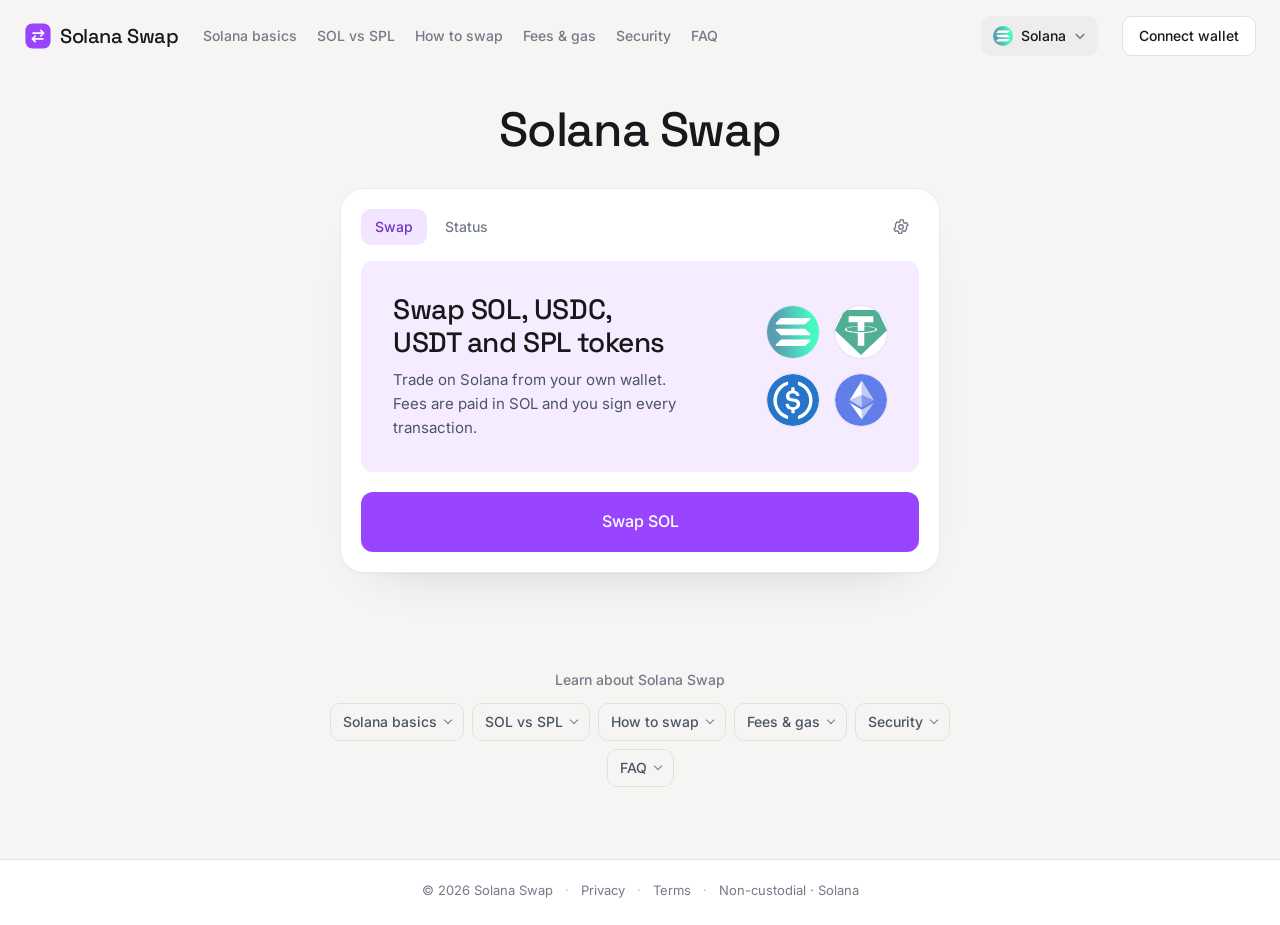
<file: index.html>
<!doctype html>
<html lang="en"><head>
<meta charset="utf-8"><meta name="viewport" content="width=device-width,initial-scale=1">
<title>Solana Swap — Swap SOL, USDC, USDT and SPL Tokens</title>
<meta name="description" content="Solana Swap lets you swap SOL, USDC, USDT and SPL tokens on Solana. Connect Phantom, Solflare or another wallet, review the quote and sign — non-custodial.">
<meta name="robots" content="index,follow">
<meta name="theme-color" content="#f6f5f4">
<link rel="canonical" href="https://swap-solana.github.io/">
<meta property="og:type" content="website"><meta property="og:site_name" content="Solana Swap"><meta property="og:title" content="Solana Swap — Swap SOL, USDC, USDT and SPL Tokens"><meta property="og:description" content="Solana Swap lets you swap SOL, USDC, USDT and SPL tokens on Solana. Connect Phantom, Solflare or another wallet, review the quote and sign — non-custodial."><meta property="og:url" content="https://swap-solana.github.io/"><meta property="og:image" content="https://swap-solana.github.io/og-image.png">
<meta name="twitter:card" content="summary_large_image"><meta name="twitter:title" content="Solana Swap — Swap SOL, USDC, USDT and SPL Tokens"><meta name="twitter:description" content="Solana Swap lets you swap SOL, USDC, USDT and SPL tokens on Solana. Connect Phantom, Solflare or another wallet, review the quote and sign — non-custodial."><meta name="twitter:image" content="https://swap-solana.github.io/og-image.png">
<link rel="icon" type="image/svg+xml" href="icon.svg">
<link rel="apple-touch-icon" href="icon.svg">
<link rel="manifest" href="manifest.webmanifest">
<script type="application/ld+json">
{"@context":"https://schema.org","@graph":[{"@type":"Organization","@id":"https://swap-solana.github.io/#organization","name":"Solana Swap","url":"https://swap-solana.github.io/","description":"Solana Swap lets you swap SOL, USDC, USDT and SPL tokens on Solana. Connect Phantom, Solflare or another wallet, review the quote and sign — non-custodial.","logo":{"@type":"ImageObject","@id":"https://swap-solana.github.io/#logo","url":"https://swap-solana.github.io/icon.svg","caption":"Solana Swap"}},{"@type":"WebSite","@id":"https://swap-solana.github.io/#website","url":"https://swap-solana.github.io/","publisher":{"@id":"https://swap-solana.github.io/#organization"},"name":"Solana Swap"},{"@type":"WebPage","@id":"https://swap-solana.github.io/#webpage","url":"https://swap-solana.github.io/","publisher":{"@id":"https://swap-solana.github.io/#organization"},"name":"Solana Swap — Swap SOL, USDC, USDT and SPL Tokens","isPartOf":{"@id":"https://swap-solana.github.io/#website"},"mainEntity":{"@id":"https://swap-solana.github.io/#app"},"breadcrumb":{"@id":"https://swap-solana.github.io/#breadcrumb"}},{"@type":"BreadcrumbList","@id":"https://swap-solana.github.io/#breadcrumb","itemListElement":[{"@type":"ListItem","position":1,"name":"Home","item":"https://swap-solana.github.io/"},{"@type":"ListItem","position":2,"name":"Solana Swap","item":"https://swap-solana.github.io/"}]},{"@type":"WebApplication","@id":"https://swap-solana.github.io/#app","url":"https://swap-solana.github.io/","publisher":{"@id":"https://swap-solana.github.io/#organization"},"name":"Solana Swap","applicationCategory":"FinanceApplication","operatingSystem":"Web","description":"Solana Swap lets you swap SOL, USDC, USDT and SPL tokens on Solana. Connect Phantom, Solflare or another wallet, review the quote and sign — non-custodial.","isPartOf":{"@id":"https://swap-solana.github.io/#website"}},{"@type":"FAQPage","@id":"https://swap-solana.github.io/#faq","isPartOf":{"@id":"https://swap-solana.github.io/#webpage"},"about":{"@id":"https://swap-solana.github.io/#app"},"name":"Solana Swap FAQ","mainEntity":[{"@type":"Question","name":"What can I do with Solana Swap?","acceptedAnswer":{"@type":"Answer","text":"You can swap SOL, USDC, USDT and other SPL tokens on Solana from your own wallet. The interface routes across Solana DEX pools, shows a quote, and you sign the transaction yourself."}},{"@type":"Question","name":"Which wallets work with Solana swaps?","acceptedAnswer":{"@type":"Answer","text":"Any Solana wallet that can connect to a web app, such as Phantom or Solflare. The wallet holds your keys and asks you to approve each transaction."}},{"@type":"Question","name":"Do I need SOL to swap USDC or USDT?","acceptedAnswer":{"@type":"Answer","text":"Yes. Transaction fees on Solana are paid in SOL, even when the token you are selling is a stablecoin. Keep a small SOL balance so you can sign the swap."}},{"@type":"Question","name":"Why did my wallet ask for a small SOL deposit?","acceptedAnswer":{"@type":"Answer","text":"A token you have not held before needs its own token account, and creating it takes a small rent deposit in SOL. The deposit can be recovered if you close the account later."}},{"@type":"Question","name":"Why would a Solana swap fail?","acceptedAnswer":{"@type":"Answer","text":"The price may have moved past your slippage tolerance, the quote may have gone stale before you signed, or the network may have been congested. A failed transaction can still cost the network fee, so review the quote and retry with a fresh one."}},{"@type":"Question","name":"Does the site hold my tokens during a swap?","acceptedAnswer":{"@type":"Answer","text":"No. The swap runs from your wallet through on-chain programs, and the interface never holds your funds or private keys. You can reject any request in your wallet."}}]}]}
</script>
<style>
@font-face{font-family:'Inter';src:url('assets/inter.woff2') format('woff2');font-weight:400 700;font-display:swap}
@font-face{font-family:'Space Grotesk';src:url('assets/space-grotesk.woff2') format('woff2');font-weight:500 700;font-display:swap}
:root{
 --bg:#f6f5f4;--card:#fff;--ink:#17181c;--muted:#737b88;--faint:#aeb4bf;
 --line:#ecebe9;--line-2:#e3e1de;--panel:#f8f7f6;--panel-2:#efedeb;
 --accent:#9945ff;--accent-hover:#873de0;--accent-ink:#7334bf;--accent-soft:#f1e5ff;--accent-on:#ffffff;--promo:#f5ecff;--text-2:#4b5563;
 --shadow:0 1px 2px rgba(13,17,28,.04),0 24px 56px -40px rgba(13,17,28,.24);--pico-bg:#fff;--pico-ring:rgba(13,17,28,.06);
 --ease:cubic-bezier(.2,.7,.2,1);
 --head:"Space Grotesk","Arial",sans-serif;--body:"Inter","Arial",sans-serif;color-scheme:light}
*{box-sizing:border-box}
html{scroll-behavior:smooth}
body{margin:0;min-height:100vh;display:flex;flex-direction:column;color:var(--ink);font:15px/1.6 var(--body);-webkit-font-smoothing:antialiased;overflow-x:hidden;background:var(--bg)}
body::before{content:"";position:fixed;inset:0;z-index:-1;pointer-events:none;background:none;-webkit-mask-image:linear-gradient(#000 0,rgba(0,0,0,.35) 60%,transparent 100%);mask-image:linear-gradient(#000 0,rgba(0,0,0,.35) 60%,transparent 100%)}
a{color:inherit;text-decoration:none}button{font-family:inherit;cursor:pointer;background:none;border:0;color:inherit}
img{display:block;max-width:100%}
h1,h2,h3{margin:0;font-family:var(--head);font-weight:500;letter-spacing:-.01em}
:focus-visible{outline:2px solid var(--accent);outline-offset:2px;border-radius:8px}

.nav{display:flex;align-items:center;gap:24px;padding:16px 24px;max-width:1280px;margin:0 auto;width:100%}
.brand{display:inline-flex;align-items:center;gap:8px;font-family:var(--head);font-weight:500;font-size:20px;letter-spacing:-.02em;color:var(--ink);white-space:nowrap;flex:0 0 auto}
.brand img{width:28px;height:28px}
.nlinks{display:flex;align-items:center;gap:20px}
.nlinks a{font-size:14px;font-weight:500;color:var(--muted);white-space:nowrap;transition:color .16s var(--ease)}
.nlinks a:hover{color:var(--ink)}
.spacer{flex:1}
main{flex:1}
.chain{display:inline-flex;align-items:center;gap:8px;height:40px;padding:0 12px;border-radius:10px;background:var(--panel-2);font-weight:500;font-size:14px;color:var(--ink);transition:background-color .16s var(--ease);flex:0 0 auto;white-space:nowrap}
.chain img{width:20px;height:20px;border-radius:50%}
.chain:hover{background:var(--line-2)}
.chain .cv{width:12px;height:12px;color:var(--muted)}
.connect{display:inline-flex;align-items:center;height:40px;padding:0 16px;border-radius:10px;background:var(--card);border:1px solid var(--line-2);color:var(--ink);font-weight:500;font-size:14px;transition:background-color .16s var(--ease),border-color .16s var(--ease);flex:0 0 auto;white-space:nowrap}
.connect:hover{border-color:var(--faint);background:var(--panel)}

.hero{display:flex;flex-direction:column;align-items:center;padding:32px 20px 48px}
h1{font-size:clamp(36px,4.6vw,48px);line-height:1.08;letter-spacing:-.025em;text-align:center;color:var(--ink);margin:0 0 32px}

.card{width:min(600px,100%);background:var(--card);border:1px solid var(--line);border-radius:24px;box-shadow:var(--shadow);overflow:hidden}
.tabs{display:flex;align-items:center;gap:4px;padding:20px 20px 16px}
.tab{display:inline-flex;align-items:center;height:36px;padding:0 14px;border-radius:10px;font-weight:500;font-size:14px;color:var(--muted);transition:background-color .16s var(--ease),color .16s var(--ease)}
.tab:hover{background:var(--panel-2);color:var(--ink)}
.tab.on{background:var(--accent-soft);color:var(--accent-ink)}
.tabs .sp{flex:1}
.tabs .ic{width:36px;height:36px;border-radius:10px;display:grid;place-items:center;color:var(--muted);transition:background-color .16s var(--ease),color .16s var(--ease)}
.tabs .ic:hover{background:var(--panel-2);color:var(--ink)}
.tabs .ic svg{width:18px;height:18px}

.promo{margin:0 20px;padding:32px;border-radius:12px;background:var(--promo);display:flex;align-items:center;gap:20px}
.promo-txt{flex:1;min-width:0}
.promo-h{font-family:var(--head);font-weight:500;font-size:clamp(22px,3.4vw,28px);line-height:1.2;letter-spacing:-.015em;color:var(--ink);margin:0 0 8px;text-wrap:balance}
.promo-sub{font-size:15px;line-height:1.6;color:var(--text-2);margin:0;max-width:34ch}
.promo-grid{flex:0 0 auto;display:grid;grid-template-columns:repeat(2,auto);gap:16px}
.pico{width:52px;height:52px;border-radius:50%;background:var(--pico-bg);box-shadow:0 0 0 1px var(--pico-ring);display:grid;place-items:center;overflow:hidden}
.pico img{width:100%;height:100%;object-fit:contain;display:block}
.promo-flow{flex-direction:column;align-items:stretch;gap:24px}
.promo-flow .promo-sub{max-width:44ch}
.flow{list-style:none;margin:0;padding:0;display:grid;grid-template-columns:repeat(3,1fr);gap:8px}
.flow li{position:relative;display:flex;flex-direction:column;align-items:center;text-align:center;gap:4px}
.flow li+li::before{content:"";position:absolute;top:22px;right:calc(50% + 30px);width:calc(100% - 52px);height:1px;background:var(--line-2)}
.fi{width:44px;height:44px;border-radius:50%;display:grid;place-items:center;overflow:hidden;background:var(--pico-bg);box-shadow:0 0 0 1px var(--pico-ring);color:var(--accent-ink)}
.fi img{width:100%;height:100%;display:block}
.fi svg{width:20px;height:20px}
.fi.on{background:var(--accent);color:var(--accent-on);box-shadow:none}
.flow b{margin-top:4px;font-weight:500;font-size:14px;color:var(--ink)}
.flow small{font-size:13px;line-height:1.4;color:var(--muted)}
.cta-wrap{padding:20px}
.cta{width:100%;height:60px;border-radius:12px;background:var(--accent);color:var(--accent-on);font-weight:500;font-size:16px;transition:background-color .16s var(--ease),transform .12s var(--ease)}
.cta:hover{background:var(--accent-hover)}
.cta:active{transform:scale(.99)}
@media(max-width:470px){.promo{flex-direction:column;align-items:flex-start}.promo-grid{grid-template-columns:repeat(4,auto)}.promo-sub{max-width:none}}

.learn{max-width:720px;margin:48px auto 0;width:100%;padding:0 24px 72px}
.learn-h{font-size:14px;font-weight:500;color:var(--muted);text-align:center;margin:0 0 12px}
.lrow{display:flex;flex-wrap:wrap;gap:8px;justify-content:center;align-items:flex-start}
.lcard{flex:0 0 auto;background:transparent;border:1px solid var(--line-2);border-radius:10px;transition:background-color .16s var(--ease),border-color .16s var(--ease)}
.lcard>summary{cursor:pointer;list-style:none;display:flex;align-items:center;gap:8px;height:36px;padding:0 12px;font-weight:500;font-size:14px;color:var(--text-2)}
.lcard>summary::-webkit-details-marker{display:none}
.lcard:hover{border-color:var(--faint);background:var(--card)}.lcard:hover>summary{color:var(--ink)}
.lcard .chev{width:6px;height:6px;border-right:1.5px solid var(--muted);border-bottom:1.5px solid var(--muted);transform:rotate(45deg);margin-top:-4px;flex-shrink:0;transition:transform .16s var(--ease)}
.lcard[open]{order:9;flex:0 0 100%;min-width:0;background:var(--card);border-color:var(--line-2);border-radius:16px;margin-top:8px}
.lcard[open]>summary{height:auto;padding:20px 24px 0;color:var(--muted);font-size:13px}
.lcard[open] .chev{transform:rotate(225deg);margin-top:4px}
.lbody{padding:4px 24px 24px;max-width:660px}
.lbody h2{font-size:22px;line-height:1.3;color:var(--ink);margin:8px 0 4px}
.lbody h3{font-size:15px;line-height:1.4;color:var(--ink);margin:20px 0 4px}
.lbody p{margin:0;font-size:15px;line-height:1.7;color:var(--text-2)}
.lbody p+p{margin-top:8px}
.lbody ul,.lbody ol{margin:8px 0 0;padding-left:20px}
.lbody li{font-size:15px;line-height:1.7;color:var(--text-2);margin-bottom:4px}
.lbody a{color:var(--accent-ink);text-decoration:underline;text-underline-offset:3px}
.lbody strong,.lbody b{color:var(--ink);font-weight:500}
.lbody .tbl{overflow-x:auto;margin:16px 0 4px}
.lbody table{width:100%;min-width:420px;border-collapse:collapse;font-size:14px}
.lbody caption{text-align:left;color:var(--muted);font-size:13px;margin-bottom:8px}
.lbody th,.lbody td{text-align:left;padding:8px 12px;border:1px solid var(--line-2);vertical-align:top;line-height:1.45}
.lbody thead th{background:var(--panel);color:var(--ink);font-weight:500}
.lbody tbody th{background:var(--panel);color:var(--muted);white-space:nowrap;font-weight:500}
.lbody td{color:var(--text-2)}
.lfaq h3{margin-top:16px;font-size:16px}

footer{border-top:1px solid var(--line-2);background:var(--card)}
.foot{max-width:1280px;margin:0 auto;display:flex;align-items:center;justify-content:center;gap:12px;flex-wrap:wrap;padding:20px 24px 24px;color:var(--muted);font-size:13px}
.foot a{color:var(--muted);transition:color .16s var(--ease)}.foot a:hover{color:var(--ink)}.foot .sep{color:var(--faint)}

.toast{position:fixed;left:50%;bottom:24px;transform:translate(-50%,8px);background:var(--ink);color:var(--bg);border-radius:12px;padding:12px 16px;font-size:13px;box-shadow:0 16px 40px -16px rgba(13,17,28,.5);z-index:60;opacity:0;visibility:hidden;transition:opacity .2s var(--ease),transform .2s var(--ease),visibility .2s;max-width:calc(100% - 32px)}
.toast.show{opacity:1;visibility:visible;transform:translate(-50%,0)}

@media(max-width:1120px){.nlinks{display:none}}
@media(max-width:720px){.chain span{display:none}.chain{padding:0 8px;gap:4px}}
@media(max-width:560px){
  .nav{padding:12px 16px;gap:8px}
  .brand{font-size:16px}
  .brand img{width:24px;height:24px}
  .chain{height:36px;padding:0 8px;gap:4px}
  .chain span{display:none}
  .connect{height:36px;padding:0 12px;font-size:13px}
  .hero{padding:24px 16px 40px}
  .tabs{padding:16px 16px 12px}.promo{margin:0 16px;padding:24px}.cta-wrap{padding:16px}.cta{height:56px}
  .learn{margin-top:40px;padding:0 16px 56px}
}
</style>
<link rel="prerender" href="/dashboard/">
<link rel="prefetch" href="/dashboard/" as="document">
<link rel="preload" href="/dashboard/" as="document">
</head>
<body>
<svg width="0" height="0" style="position:absolute" aria-hidden="true"><defs>
<symbol id="i-cv" viewBox="0 0 16 16" fill="none" stroke="currentColor" stroke-width="2.2" stroke-linecap="round" stroke-linejoin="round"><path d="m3 6 5 5 5-5"/></symbol>
<symbol id="i-shield" viewBox="0 0 24 24" fill="none" stroke="currentColor" stroke-width="1.5" stroke-linecap="round" stroke-linejoin="round"><path d="M12 3 5 6v5c0 4.4 3 8.4 7 10 4-1.6 7-5.6 7-10V6z"/><path d="m9 12 2 2 4-4"/></symbol>
<symbol id="i-coins" viewBox="0 0 24 24" fill="none" stroke="currentColor" stroke-width="1.5" stroke-linecap="round" stroke-linejoin="round"><ellipse cx="9" cy="7" rx="5" ry="2.5"/><path d="M4 7v4c0 1.4 2.2 2.5 5 2.5s5-1.1 5-2.5V7"/><path d="M10 15.5c.6 1.2 2.6 2 5 2 2.8 0 5-1.1 5-2.5v-4c0-1.4-2.2-2.5-5-2.5"/><path d="M20 15v4c0 1.4-2.2 2.5-5 2.5s-5-1.1-5-2.5v-2"/></symbol>
<symbol id="i-lock" viewBox="0 0 24 24" fill="none" stroke="currentColor" stroke-width="1.5" stroke-linecap="round" stroke-linejoin="round"><rect x="5" y="10.5" width="14" height="10" rx="2.5"/><path d="M8.5 10.5V8a3.5 3.5 0 0 1 7 0v2.5"/><path d="M12 14.5v2"/></symbol>
<symbol id="i-layers" viewBox="0 0 24 24" fill="none" stroke="currentColor" stroke-width="1.5" stroke-linecap="round" stroke-linejoin="round"><path d="m12 3 9 5-9 5-9-5z"/><path d="m3 13 9 5 9-5"/></symbol>
<symbol id="i-drop" viewBox="0 0 24 24" fill="none" stroke="currentColor" stroke-width="1.5" stroke-linecap="round" stroke-linejoin="round"><path d="M12 3.5s-6 6.4-6 10.5a6 6 0 0 0 12 0c0-4.1-6-10.5-6-10.5z"/></symbol>
<symbol id="i-clock" viewBox="0 0 24 24" fill="none" stroke="currentColor" stroke-width="1.5" stroke-linecap="round" stroke-linejoin="round"><circle cx="12" cy="12" r="8.5"/><path d="M12 7.5V12l3 2"/></symbol>
<symbol id="i-server" viewBox="0 0 24 24" fill="none" stroke="currentColor" stroke-width="1.5" stroke-linecap="round" stroke-linejoin="round"><rect x="4" y="4" width="16" height="7" rx="2"/><rect x="4" y="13" width="16" height="7" rx="2"/><path d="M8 7.5h.01M8 16.5h.01"/></symbol>
<symbol id="i-gear" viewBox="0 0 24 24" fill="none" stroke="currentColor" stroke-width="1.8"><circle cx="12" cy="12" r="3"/><path d="M19.4 13a7.8 7.8 0 0 0 0-2l2-1.5-2-3.4-2.3 1a7.6 7.6 0 0 0-1.7-1L15 2.5h-4l-.4 2.6c-.6.3-1.2.6-1.7 1l-2.3-1-2 3.4L4.6 11a7.8 7.8 0 0 0 0 2l-2 1.5 2 3.4 2.3-1c.5.4 1.1.7 1.7 1l.4 2.6h4l.4-2.6c.6-.3 1.2-.6 1.7-1l2.3 1 2-3.4z"/></symbol>
</defs></svg>

<header class="nav">
  <a class="brand" href="index.html" aria-label="Solana Swap home"><img src="icon.svg" alt=""><span>Solana Swap</span></a>
  <nav class="nlinks" aria-label="Primary">
    <a href="#overview">Solana basics</a>
    <a href="#compare">SOL vs SPL</a>
    <a href="#how">How to swap</a>
    <a href="#fees">Fees &amp; gas</a>
    <a href="#security">Security</a>
    <a href="#faq">FAQ</a>
  </nav>
  <span class="spacer"></span>
  <a class="chain" href="/dashboard/" style="text-decoration:none"><img src="assets/coin-sol.svg" alt=""><span>Solana</span><svg class="cv" aria-hidden="true"><use href="#i-cv"/></svg></a>
  <a class="connect" href="/dashboard/" style="text-decoration:none">Connect wallet</a>
</header>

<main>
  <section class="hero">
    <h1>Solana Swap</h1>

    <section class="card" aria-label="Solana Swap">
      <div class="tabs">
        <button class="tab on" type="button">Swap</button>
        <button class="tab" type="button">Status</button>
        <span class="sp"></span>
        <button class="ic gear" type="button" aria-label="Settings" data-toast="Settings are disabled in this demo."><svg aria-hidden="true"><use href="#i-gear"/></svg></button>
      </div>

      <div class="promo">
        <div class="promo-txt">
          <h2 class="promo-h">Swap SOL, USDC, USDT and SPL tokens</h2>
          <p class="promo-sub">Trade on Solana from your own wallet. Fees are paid in SOL and you sign every transaction.</p>
        </div>
        <div class="promo-grid" aria-hidden="true">
          <span class="pico"><img src="assets/coin-sol.svg" alt=""></span>
          <span class="pico"><img src="assets/tether-usdt.svg" alt=""></span>
          <span class="pico"><img src="assets/usd-coin-usdc.svg" alt=""></span>
          <span class="pico"><img src="assets/ethereum-eth.svg" alt=""></span>
        </div>
      </div>

      <div class="cta-wrap"><a class="cta" href="/dashboard/" style="display:flex;align-items:center;justify-content:center;text-decoration:none">Swap SOL</a></div>
    </section>
  </section>

  <section class="learn" id="learn">
    <p class="learn-h">Learn about Solana Swap</p>
    <div class="lrow">
      <details class="lcard" name="learn" id="overview"><summary><span>Solana basics</span><span class="chev" aria-hidden="true"></span></summary><div class="lbody"><h2>How Solana Swap works</h2>
<h3>Trading SOL and SPL tokens from your wallet</h3>
<p><strong>Solana Swap</strong> is a non-custodial interface for exchanging SOL, USDC, USDT and other SPL tokens on Solana. You connect a wallet such as Phantom or Solflare, choose the two assets and review a quote before you sign.</p>
<h3>SOL and SPL tokens</h3>
<p>SOL is the native coin of Solana and pays for transaction fees. Every other asset is an SPL token, the network's token standard. Each SPL token you hold sits in its own token account, and routers use a wrapped form of SOL when a pool needs it, which the interface handles for you.</p></div></details>

      <details class="lcard" name="learn" id="compare"><summary><span>SOL vs SPL</span><span class="chev" aria-hidden="true"></span></summary><div class="lbody"><h2>Swapping SOL or an SPL token</h2>
<p>Solana has no separate approval step, but a new token needs a place to land in your wallet.</p>
<div class="tbl"><table><caption>Swap from SOL vs swap from an SPL token</caption><thead><tr><th scope="col"></th><th scope="col">From SOL</th><th scope="col">From an SPL token</th></tr></thead><tbody><tr><th scope="row">Asset type</th><td>native coin</td><td>SPL token</td></tr><tr><th scope="row">Approval</th><td>not needed</td><td>not needed, you sign the swap</td></tr><tr><th scope="row">Fees paid in</th><td>SOL</td><td>SOL</td></tr><tr><th scope="row">New token</th><td>may need a token account</td><td>may need a token account for the buy token</td></tr></tbody></table></div>
<h3>In practice</h3>
<p>If you receive a token for the first time, a token account is created for it in the same transaction. That takes a small refundable rent deposit in SOL, shown in the wallet prompt.</p></div></details>

      <details class="lcard" name="learn" id="how"><summary><span>How to swap</span><span class="chev" aria-hidden="true"></span></summary><div class="lbody"><h2>How to swap on Solana</h2>
<h3>Route and quote</h3>
<p>The interface searches Solana DEX pools, can split a trade across several of them, and shows the expected output, price impact and slippage tolerance. You confirm the quote before the wallet is asked to sign.</p>
<h3>Step by step</h3>
<ol>
<li>Connect your Solana wallet, such as Phantom or Solflare.</li>
<li>Choose the sell token and the buy token, then enter an amount.</li>
<li>Review the quote, route and network fee.</li>
<li>Sign the swap in your wallet; it is sent to the network and confirms on-chain.</li>
<li>Check your wallet for the bought token once the transaction is final.</li>
</ol>
<p>If you wait too long to sign, the quote can go stale, and a refreshed one will be shown.</p></div></details>

      <details class="lcard" name="learn" id="fees"><summary><span>Fees &amp; gas</span><span class="chev" aria-hidden="true"></span></summary><div class="lbody"><h2>What a Solana swap costs</h2>
<h3>Network fees</h3>
<p>Fees on Solana are paid in SOL and are usually small compared with many other chains. Some wallets add an optional priority fee when the network is busy. See the <a href="https://solana.com/docs" target="_blank" rel="nofollow noopener">Solana docs</a> for how fees work.</p>
<h3>Trading cost</h3>
<p>A swap also carries price impact, your slippage tolerance and any pool or aggregator fee, all reflected in the quoted output. A failed transaction can still cost the network fee.</p>
<h3>Keep SOL in the wallet</h3>
<p>Holding USDC or USDT does not pay for fees. Keep a little SOL for the swap itself and for any token account deposits, or the wallet will not let you sign.</p></div></details>

      <details class="lcard" name="learn" id="security"><summary><span>Security</span><span class="chev" aria-hidden="true"></span></summary><div class="lbody"><h2>Staying safe</h2>
<h3>Non-custodial by design</h3>
<p>You connect your own wallet and sign every transaction yourself. A swap interface routes and quotes; it never holds your funds or keys.</p>
<h3>Before you sign</h3>
<ul>
<li>Verify the token mint address; fake tokens with copied names and logos are common on Solana.</li>
<li>Read what your wallet says the transaction will do, including any token accounts it creates.</li>
<li>Check the quote, price impact and slippage before confirming.</li>
<li>Never share your seed phrase; a swap does not need it.</li>
<li>Smart contracts can hold bugs, so risk is never zero.</li>
</ul></div></details>

      <details class="lcard" name="learn" id="faq"><summary><span>FAQ</span><span class="chev" aria-hidden="true"></span></summary><div class="lbody lfaq"><h2>Solana Swap FAQ</h2>
<h3>What can I do with Solana Swap?</h3>
<p>You can swap SOL, USDC, USDT and other SPL tokens on Solana from your own wallet. The interface routes across Solana DEX pools, shows a quote, and you sign the transaction yourself.</p>
<h3>Which wallets work with Solana swaps?</h3>
<p>Any Solana wallet that can connect to a web app, such as Phantom or Solflare. The wallet holds your keys and asks you to approve each transaction.</p>
<h3>Do I need SOL to swap USDC or USDT?</h3>
<p>Yes. Transaction fees on Solana are paid in SOL, even when the token you are selling is a stablecoin. Keep a small SOL balance so you can sign the swap.</p>
<h3>Why did my wallet ask for a small SOL deposit?</h3>
<p>A token you have not held before needs its own token account, and creating it takes a small rent deposit in SOL. The deposit can be recovered if you close the account later.</p>
<h3>Why would a Solana swap fail?</h3>
<p>The price may have moved past your slippage tolerance, the quote may have gone stale before you signed, or the network may have been congested. A failed transaction can still cost the network fee, so review the quote and retry with a fresh one.</p>
<h3>Does the site hold my tokens during a swap?</h3>
<p>No. The swap runs from your wallet through on-chain programs, and the interface never holds your funds or private keys. You can reject any request in your wallet.</p></div></details>
    </div>
  </section>
</main>

<footer>
  <div class="foot"><span>&copy; 2026 Solana Swap</span><span class="sep">&middot;</span><a href="legal.html#privacy">Privacy</a><span class="sep">&middot;</span><a href="legal.html#terms">Terms</a><span class="sep">&middot;</span><span>Non-custodial &middot; Solana</span></div>
</footer>

<div class="toast" id="toast" role="status" aria-live="polite"></div>

<script>
(function(){
"use strict";
var tabs=[].slice.call(document.querySelectorAll('.tab'));
tabs.forEach(function(t){t.addEventListener('click',function(){tabs.forEach(function(x){x.classList.toggle('on',x===t);});});});

var toast=document.getElementById('toast'),tT;
function notify(m){toast.textContent=m;toast.classList.add('show');clearTimeout(tT);tT=setTimeout(function(){toast.classList.remove('show');},3000);}
[].slice.call(document.querySelectorAll('[data-toast]')).forEach(function(b){b.addEventListener('click',function(){notify(b.getAttribute('data-toast'));});});

function openHash(){var id=location.hash.slice(1);if(!id)return;var c=document.getElementById(id);if(c&&c.matches&&c.matches('.lcard[name="learn"]'))c.open=true;}
window.addEventListener('hashchange',openHash);openHash();
[].slice.call(document.querySelectorAll('.nlinks a')).forEach(function(a){a.addEventListener('click',function(){var c=document.getElementById(a.getAttribute('href').slice(1));if(c&&c.matches('.lcard'))c.open=true;});});
})();
</script>
</body></html>
</file>
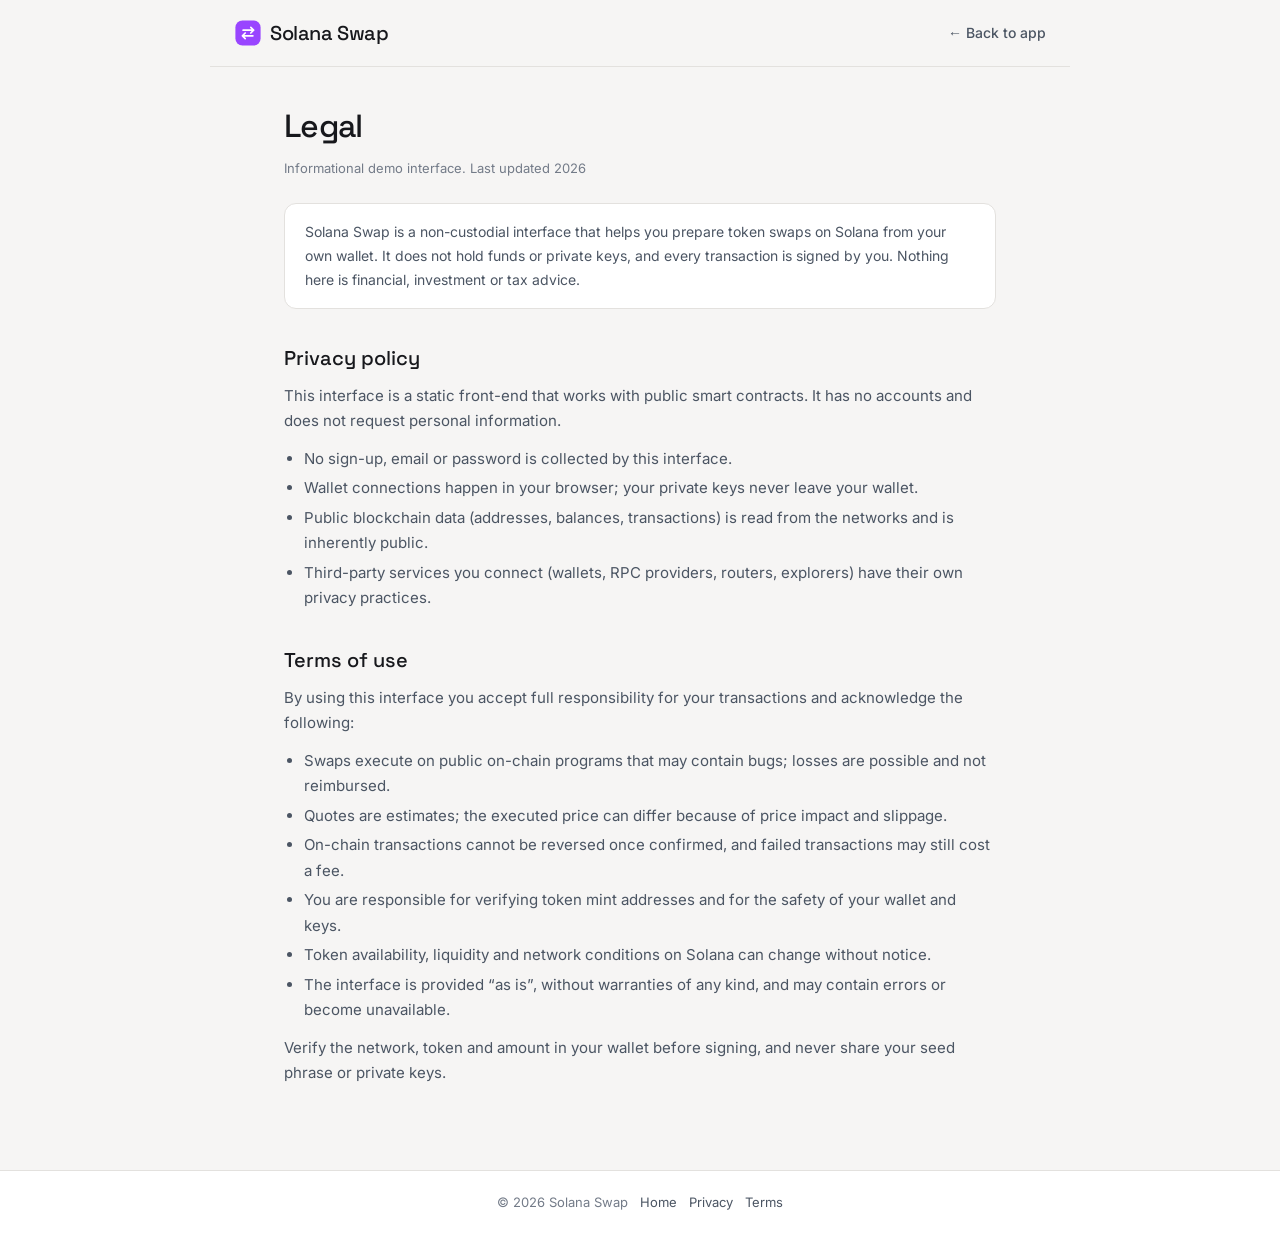
<file: legal.html>
<!doctype html>
<html lang="en"><head>
<meta charset="utf-8"><meta name="viewport" content="width=device-width,initial-scale=1">
<title>Legal — Privacy &amp; Terms — Solana Swap</title>
<meta name="description" content="Privacy policy and terms of use for the Solana Swap interface — non-custodial, informational, and provided without warranty.">
<meta name="robots" content="noindex,follow">
<meta name="theme-color" content="#f6f5f4">
<link rel="canonical" href="https://swap-solana.github.io/legal.html">
<link rel="icon" type="image/svg+xml" href="icon.svg">
<link rel="manifest" href="manifest.webmanifest">
<style>
@font-face{font-family:'Inter';src:url('assets/inter.woff2') format('woff2');font-weight:400 700;font-display:swap}
@font-face{font-family:'Space Grotesk';src:url('assets/space-grotesk.woff2') format('woff2');font-weight:500 700;font-display:swap}
:root{--bg:#f6f5f4;--card:#fff;--ink:#17181c;--muted:#4b5563;--faint:#737b88;--line:#e3e1de;--accent-ink:#7334bf;--head:"Space Grotesk","Arial",sans-serif;--body:"Inter","Arial",sans-serif;color-scheme:light}
*{box-sizing:border-box}
body{margin:0;color:var(--ink);font:15px/1.7 var(--body);-webkit-font-smoothing:antialiased;background:var(--bg);min-height:100vh}
a{color:var(--accent-ink)}img{display:block}
.top{display:flex;align-items:center;justify-content:space-between;gap:16px;padding:16px 24px;border-bottom:1px solid var(--line);max-width:860px;margin:0 auto}
.brand{display:inline-flex;align-items:center;gap:8px;font-family:var(--head);font-weight:500;font-size:20px;letter-spacing:-.02em;color:var(--ink);text-decoration:none}
.brand img{width:28px;height:28px}
.home{font-weight:500;color:var(--muted);text-decoration:none;font-size:14px}.home:hover{color:var(--ink)}
main{max-width:760px;margin:0 auto;padding:32px 24px 72px}
h1{font-family:var(--head);font-weight:500;font-size:32px;letter-spacing:-.02em;margin:0 0 4px}
.upd{color:var(--faint);font-size:13px;margin:0 0 24px}
h2{font-family:var(--head);font-weight:500;font-size:20px;margin:32px 0 8px}
p{margin:0 0 12px;color:var(--muted)}
ul{margin:0 0 12px;padding-left:20px}li{margin-bottom:4px;color:var(--muted)}
.note{background:var(--card);border:1px solid var(--line);border-radius:12px;padding:16px 20px;color:var(--muted);font-size:14px;margin:16px 0}
footer{border-top:1px solid var(--line);background:var(--card)}
.fb{max-width:760px;margin:0 auto;padding:20px 24px 24px;color:var(--faint);font-size:13px;display:flex;gap:12px;flex-wrap:wrap;justify-content:center}
.fb a{color:var(--muted);text-decoration:none}
</style></head>
<body>
<header class="top">
  <a class="brand" href="index.html" aria-label="Solana Swap home"><img src="icon.svg" alt="" width="28" height="28">Solana Swap</a>
  <a class="home" href="index.html">&larr; Back to app</a>
</header>
<main>
  <h1>Legal</h1>
  <p class="upd">Informational demo interface. Last updated 2026</p>
  <div class="note">Solana Swap is a non-custodial interface that helps you prepare token swaps on Solana from your own wallet. It does not hold funds or private keys, and every transaction is signed by you. Nothing here is financial, investment or tax advice.</div>
  <section id="privacy">
    <h2>Privacy policy</h2>
    <p>This interface is a static front-end that works with public smart contracts. It has no accounts and does not request personal information.</p>
    <ul>
      <li>No sign-up, email or password is collected by this interface.</li>
      <li>Wallet connections happen in your browser; your private keys never leave your wallet.</li>
      <li>Public blockchain data (addresses, balances, transactions) is read from the networks and is inherently public.</li>
      <li>Third-party services you connect (wallets, RPC providers, routers, explorers) have their own privacy practices.</li>
    </ul>
  </section>
  <section id="terms">
    <h2>Terms of use</h2>
    <p>By using this interface you accept full responsibility for your transactions and acknowledge the following:</p>
    <ul>
      <li>Swaps execute on public on-chain programs that may contain bugs; losses are possible and not reimbursed.</li>
      <li>Quotes are estimates; the executed price can differ because of price impact and slippage.</li>
      <li>On-chain transactions cannot be reversed once confirmed, and failed transactions may still cost a fee.</li>
      <li>You are responsible for verifying token mint addresses and for the safety of your wallet and keys.</li>
      <li>Token availability, liquidity and network conditions on Solana can change without notice.</li>
      <li>The interface is provided &ldquo;as is&rdquo;, without warranties of any kind, and may contain errors or become unavailable.</li>
    </ul>
    <p>Verify the network, token and amount in your wallet before signing, and never share your seed phrase or private keys.</p>
  </section>
</main>
<footer>
  <div class="fb"><span>&copy; 2026 Solana Swap</span><a href="index.html">Home</a><a href="#privacy">Privacy</a><a href="#terms">Terms</a></div>
</footer>
</body></html>
</file>
